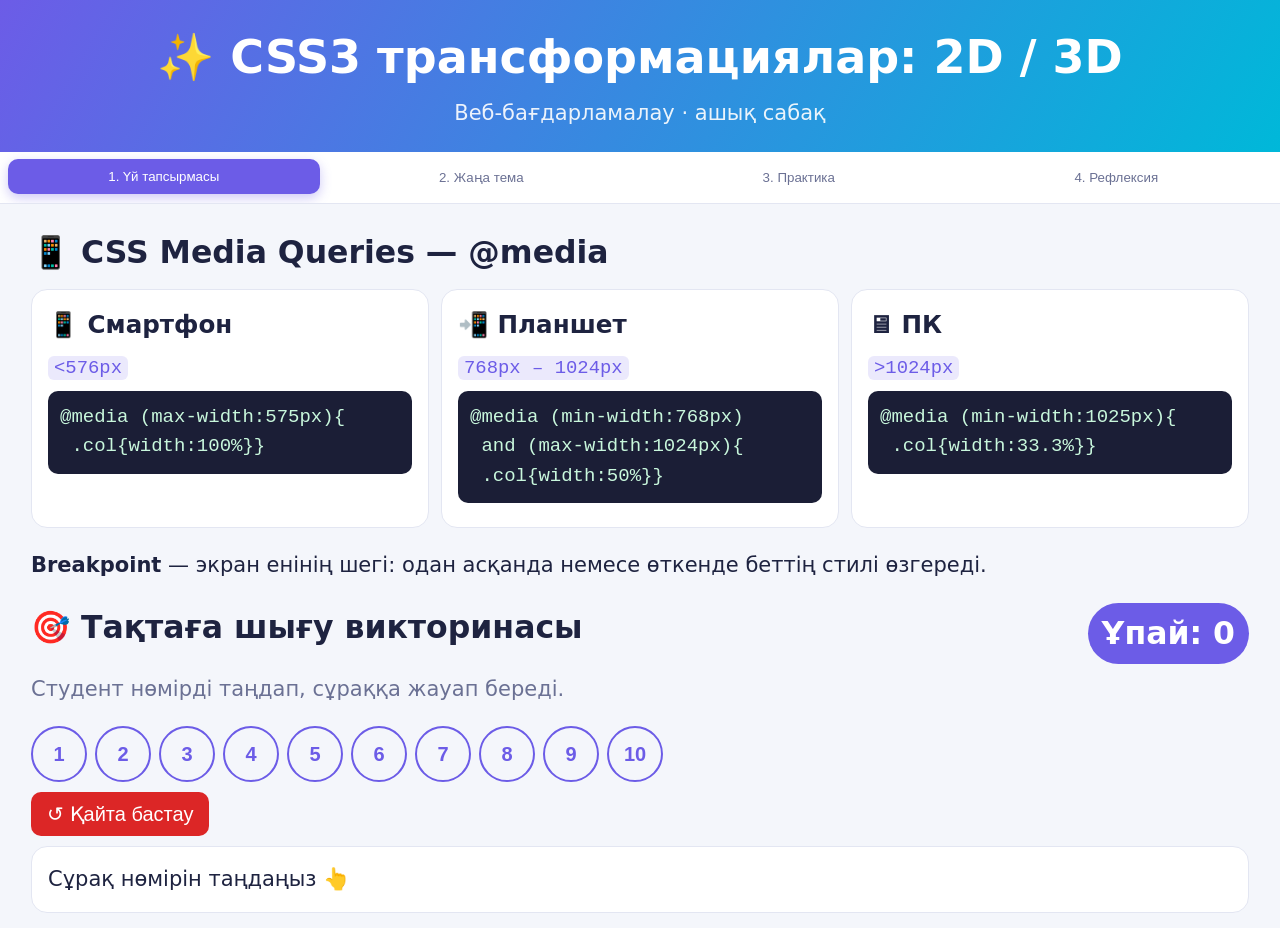
<file: index.html>
<!DOCTYPE html>
<html lang="kk"><head><meta charset="utf-8"><meta name="viewport" content="width=device-width, initial-scale=1, viewport-fit=cover"><title>CSS3 трансформациялар — оқытушы беті</title>
<link rel="stylesheet" href="style.css"></head><body>
<header><h1>✨ CSS3 трансформациялар: 2D / 3D</h1><p>Веб-бағдарламалау · ашық сабақ</p></header><nav id="nav"><button class="on" data-t="s1">1. Үй тапсырмасы</button><button data-t="s2">2. Жаңа тема</button><button data-t="s3">3. Практика</button><button data-t="s4">4. Рефлексия</button></nav><main><section id="s1" class="on"><h2>📱 CSS Media Queries — @media</h2>
<div class="grid">
<div class="c"><h3>📱 Смартфон</h3><code class="i">&lt;576px</code><pre>@media (max-width:575px){
 .col{width:100%}}</pre></div>
<div class="c"><h3>📲 Планшет</h3><code class="i">768px – 1024px</code><pre>@media (min-width:768px)
 and (max-width:1024px){
 .col{width:50%}}</pre></div>
<div class="c"><h3>🖥 ПК</h3><code class="i">&gt;1024px</code><pre>@media (min-width:1025px){
 .col{width:33.3%}}</pre></div></div>
<p><b>Breakpoint</b> — экран енінің шегі: одан асқанда немесе өткенде беттің стилі өзгереді.</p>
<h2>🎯 Тақтаға шығу викторинасы <span class="sc">Ұпай: <span id="pts">0</span></span></h2>
<p style="color:var(--mu)">Студент нөмірді таңдап, сұраққа жауап береді.</p>
<div class="qs" id="qs"></div><div class="c" id="qbox">Сұрақ нөмірін таңдаңыз 👆</div></section><section id="s2"><h2>🔄 Жаңа тема: CSS3 трансформациялар</h2>
<div class="qrblock"><div class="c qrb"><div id="qrm"></div><div><b>📲 Лекция PDF — QR сканерлеп, телефоннан оқыңыз</b><br><a id="lkm" target="_blank"></a><br><button class="btn" data-q="m" style="margin-top:8px">📺 QR бүкіл экранға</button> <a class="btn" href="lecture.pdf" target="_blank" style="text-decoration:none;display:inline-block;margin-top:8px">📄 Лекцияны ашу (PDF)</a></div></div></div>
<div class="c"><div id="sl"></div><div class="nv"><button class="btn" id="pv">◀ Алдыңғы</button><b id="cnt"></b><button class="btn" id="nx">Келесі ▶</button></div></div>
<h2>🧪 Интерактивті құмсалғыш</h2>
<div class="sand"><div class="c"><div class="stage"><div id="box">CSS</div></div></div>
<div class="c" id="ctl"></div></div>
<pre id="code"></pre><button class="btn" id="cp">📋 Кодты көшіру</button></section><section id="s3"><h2>💻 Практикалық тапсырма</h2><div class="c qrb"><div id="qrt"></div><div><b>Тапсырма таңдау және жіберу</b><br><a id="lkt" target="_blank"></a><br><button class="btn" data-q="t" style="margin-top:8px">📺 QR бүкіл экранға</button></div></div>
<p><a class="btn" href="tasks.html" target="_blank" style="text-decoration:none;display:inline-block">📝 Тапсырмалар бетін ашу →</a></p><h3>📥 Студент шешімдері (нақты уақытта)</h3><div class="c" style="overflow-x:auto"><table id="sol"></table></div></section><section id="s4"><h2>🌟 Рефлексия</h2><div class="c qrb"><div id="qrr"></div><div><b>Рефлексияны толтыру</b><br><a id="lkr" target="_blank"></a><br><button class="btn" data-q="r" style="margin-top:8px">📺 QR бүкіл экранға</button></div></div>
<p><a class="btn" href="reflect.html" target="_blank" style="text-decoration:none;display:inline-block">🌟 Рефлексия бетін ашу →</a></p><h2>📊 Нәтижелер <span class="sc" style="float:none">Қатысқандар: <span id="tot">0</span></span></h2><div class="grid"><div class="c"><h3>Түсіну деңгейі</h3><div class="bars" id="ch1"></div></div><div class="c"><h3>Қызықты функция</h3><div class="bars" id="ch2"></div></div></div></section></main>
<script src="core.js"></script><script src="slides.js"></script><script src="index.js"></script></body></html>
</file>
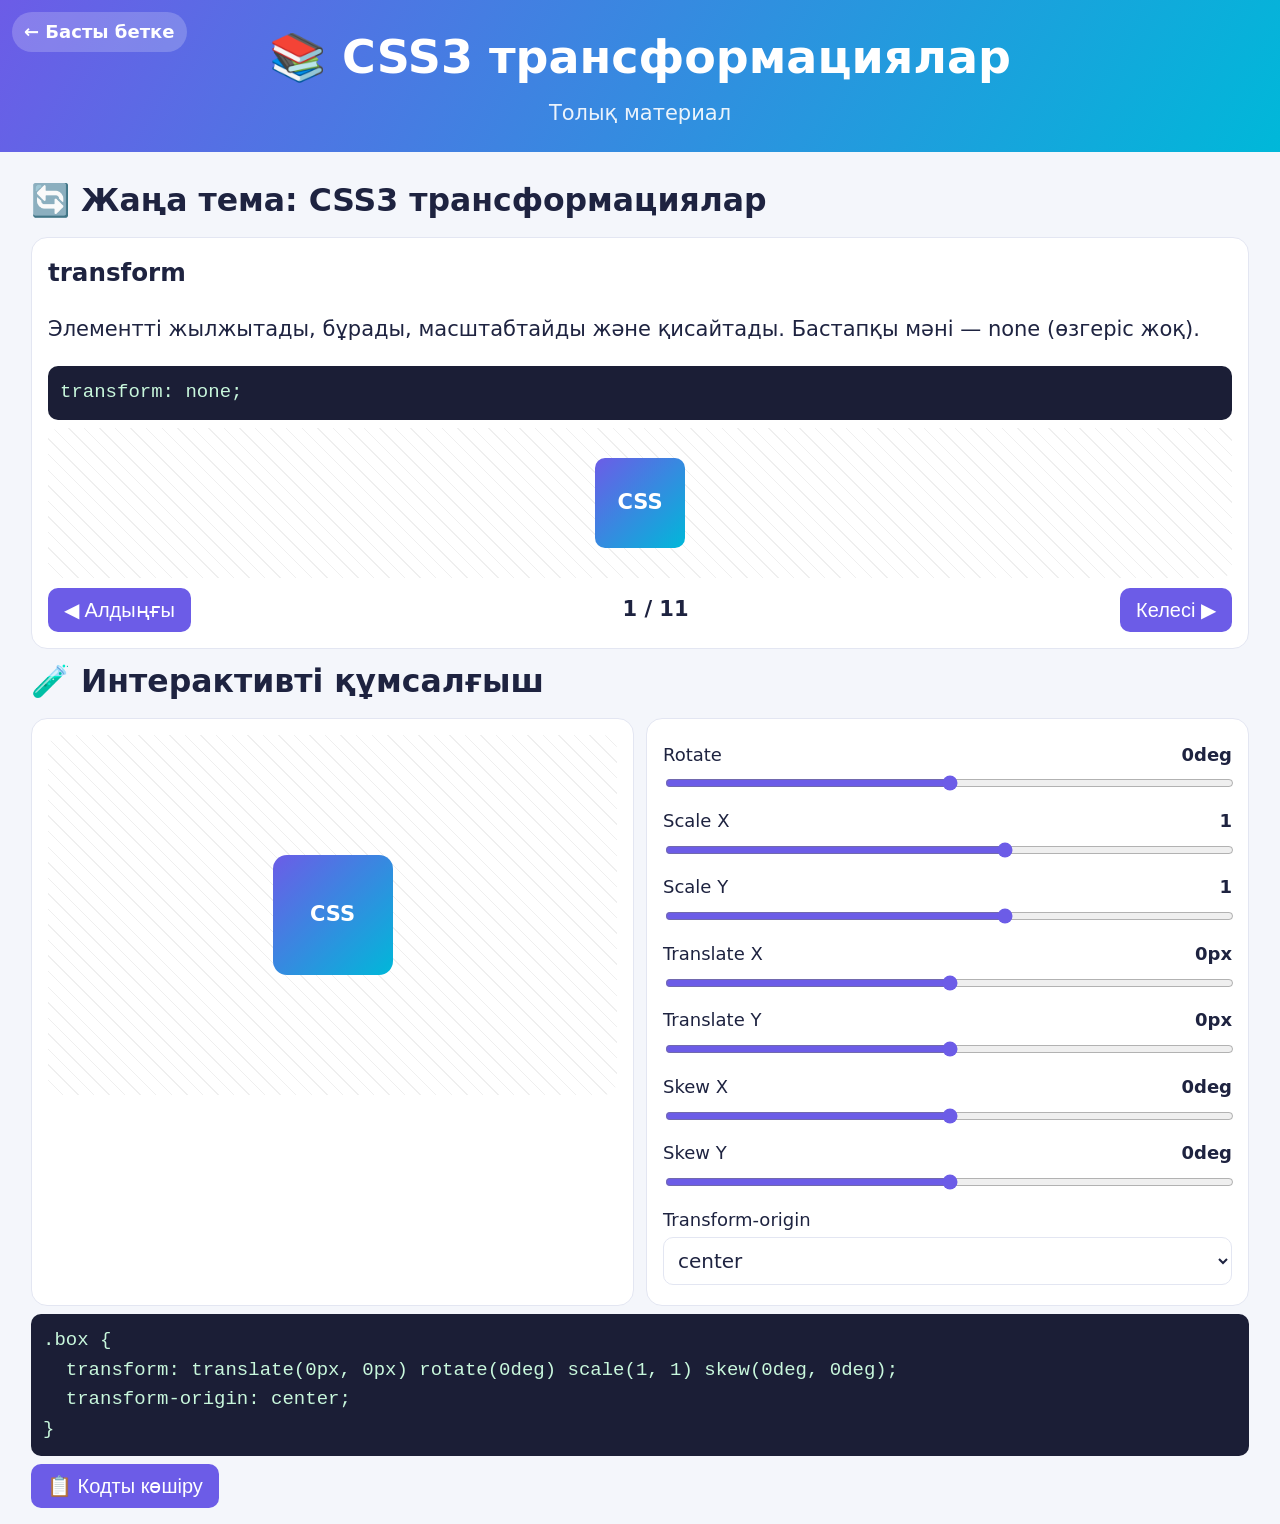
<file: learn.html>
<!DOCTYPE html>
<html lang="kk"><head><meta charset="utf-8"><meta name="viewport" content="width=device-width, initial-scale=1, viewport-fit=cover"><title>Сабақ материалы</title>
<link rel="stylesheet" href="style.css"></head><body>
<header><a class="back" href="index.html">← Басты бетке</a><h1>📚 CSS3 трансформациялар</h1><p>Толық материал</p></header><main><section id="s2" class="on"><h2>🔄 Жаңа тема: CSS3 трансформациялар</h2>
</div>
<div class="c"><div id="sl"></div><div class="nv"><button class="btn" id="pv">◀ Алдыңғы</button><b id="cnt"></b><button class="btn" id="nx">Келесі ▶</button></div></div>
<h2>🧪 Интерактивті құмсалғыш</h2>
<div class="sand"><div class="c"><div class="stage"><div id="box">CSS</div></div></div>
<div class="c" id="ctl"></div></div>
<pre id="code"></pre><button class="btn" id="cp">📋 Кодты көшіру</button></section></main>
<script src="core.js"></script><script src="slides.js"></script></body></html>
</file>
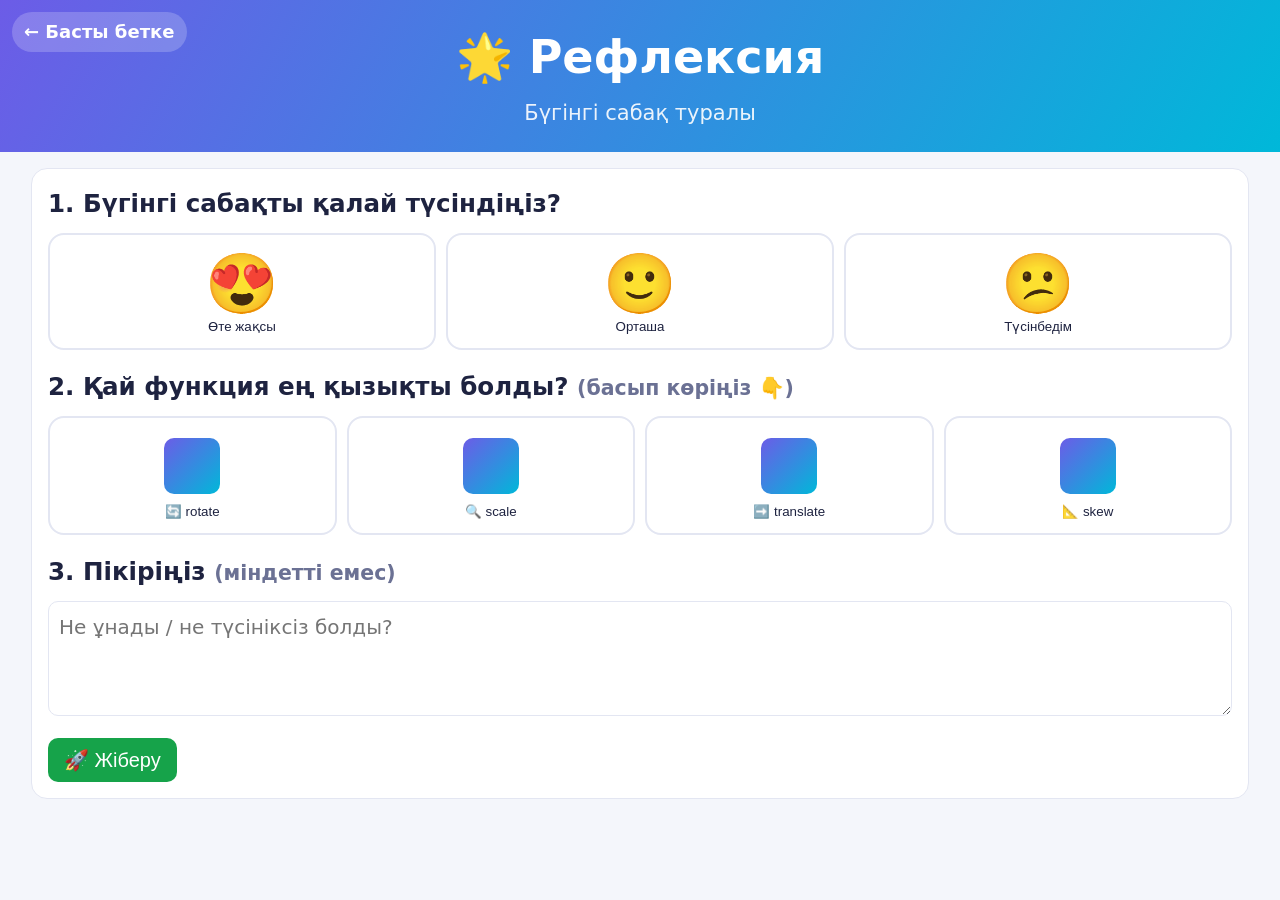
<file: reflect.html>
<!DOCTYPE html>
<html lang="kk"><head><meta charset="utf-8"><meta name="viewport" content="width=device-width, initial-scale=1, viewport-fit=cover"><title>Рефлексия</title>
<link rel="stylesheet" href="style.css"></head><body>
<header><a class="back" href="index.html">← Басты бетке</a><h1>🌟 Рефлексия</h1><p>Бүгінгі сабақ туралы</p></header><main><section id="s6" class="on"><div class="c"><h3>1. Бүгінгі сабақты қалай түсіндіңіз?</h3><div class="moods" id="r1"></div>
<h3>2. Қай функция ең қызықты болды? <small style="color:var(--mu)">(басып көріңіз 👇)</small></h3><div class="fns" id="r2"></div>
<h3>3. Пікіріңіз <small style="color:var(--mu)">(міндетті емес)</small></h3><textarea id="cm" rows="3" placeholder="Не ұнады / не түсініксіз болды?"></textarea>
<button class="btn g" id="sub" style="margin-top:8px">🚀 Жіберу</button> <b id="ok"></b></div></section></main>
<script src="core.js"></script><script src="reflect.js"></script></body></html>
</file>
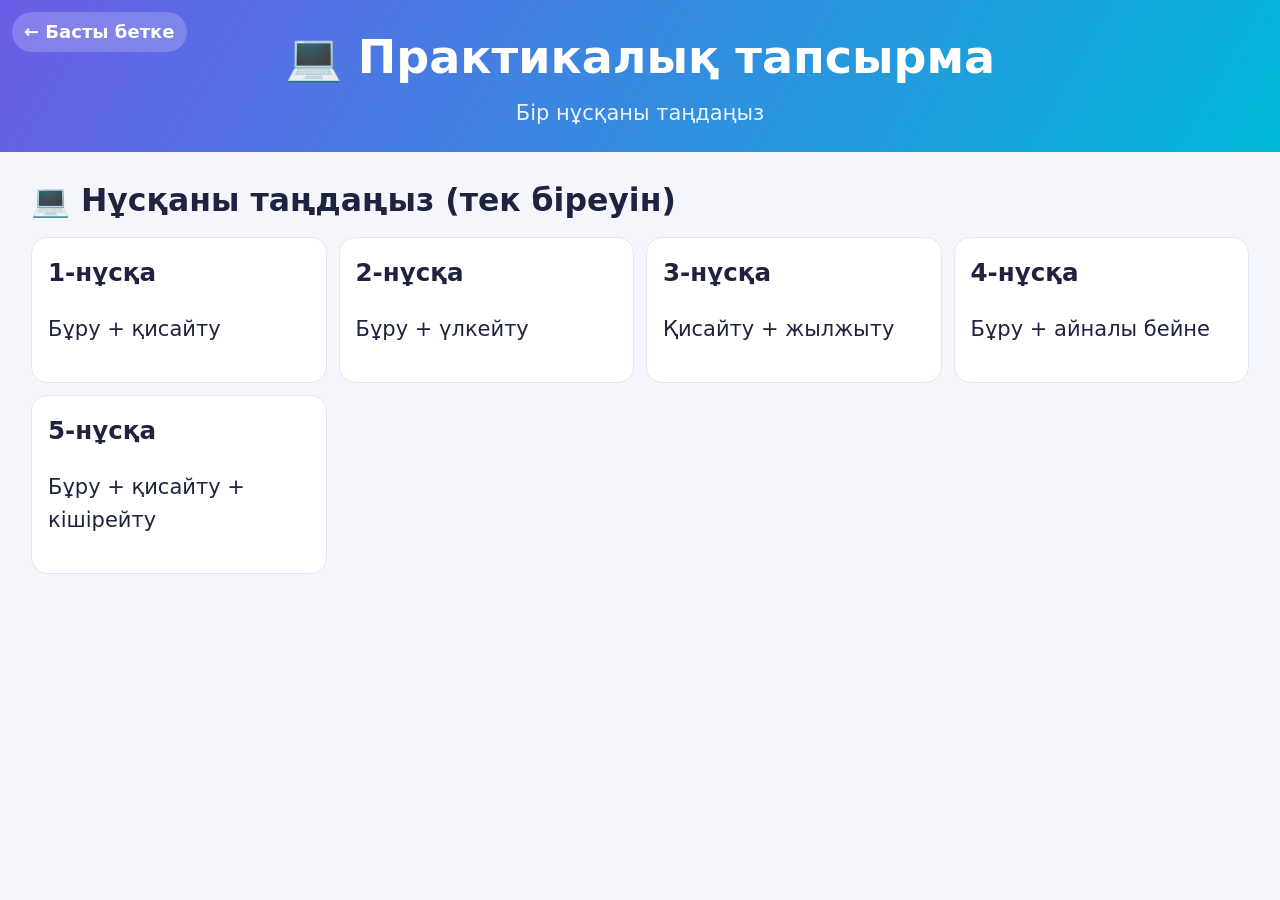
<file: tasks.html>
<!DOCTYPE html>
<html lang="kk"><head><meta charset="utf-8"><meta name="viewport" content="width=device-width, initial-scale=1, viewport-fit=cover"><title>Практикалық тапсырма</title>
<link rel="stylesheet" href="style.css"></head><body>
<header><a class="back" href="index.html">← Басты бетке</a><h1>💻 Практикалық тапсырма</h1><p>Бір нұсқаны таңдаңыз</p></header><main><section id="s5" class="on"><h2>💻 Нұсқаны таңдаңыз (тек біреуін)</h2><div class="grid" id="tc"></div>
<div class="c" id="tf" style="display:none;margin-top:12px"><div id="tt"></div><input type="text" id="fio" placeholder="Аты-жөні (ФИО)"><textarea id="sol_t" rows="7" placeholder="Шешіміңіздің коды"></textarea><button class="btn g" id="ss">Жіберу ✔</button> <span id="sm"></span></div></section></main>
<script src="core.js"></script><script src="tasks.js"></script></body></html>
</file>
<file: style.css>
:root{--bg:#f4f6fb;--card:#fff;--tx:#1e2340;--mu:#6b7194;--pr:#6c5ce7;--pr2:#00b8d9;--ok:#16a34a;--no:#dc2626;--bd:#e3e6f2;box-sizing:border-box;padding-top:env(safe-area-inset-top,0px);padding-bottom:env(safe-area-inset-bottom,0px)}
@media(prefers-color-scheme:dark){:root:not([data-theme=light]){--bg:#12142a;--card:#1c1f3c;--tx:#eceffd;--mu:#9aa0c7;--bd:#2c3058}}
:root[data-theme=dark]{--bg:#12142a;--card:#1c1f3c;--tx:#eceffd;--mu:#9aa0c7;--bd:#2c3058}
*{box-sizing:border-box}html{scroll-padding-top:env(safe-area-inset-top,0px)}
body{margin:0;background:var(--bg);color:var(--tx);font-family:Inter,system-ui,Segoe UI,Arial,sans-serif;line-height:1.55;font-size:21px}
header{background:linear-gradient(120deg,var(--pr),var(--pr2));color:#fff;padding:22px 16px;text-align:center}
header h1{margin:0;font-size:clamp(28px,4.5vw,46px)}header p{margin:4px 0 0;opacity:.9}
nav{position:sticky;top:env(safe-area-inset-top,0px);z-index:9;background:var(--card);display:flex;gap:6px;overflow-x:auto;padding:8px;border-bottom:1px solid var(--bd)}
nav button{flex:1;min-width:170px;border:0;background:none;color:var(--mu);padding:10px;border-radius:10px;font:600 20px inherit;cursor:pointer;transition:.25s}
nav button.on{background:var(--pr);color:#fff;transform:translateY(-1px);box-shadow:0 4px 12px #6c5ce755}
main{max-width:1250px;margin:auto;padding:16px}
section{display:none;animation:in .4s}section.on{display:block}
@keyframes in{from{opacity:0;transform:translateY(12px)}}
h2{margin:8px 0 12px}h3{margin:0 0 6px}
.grid{display:grid;grid-template-columns:repeat(auto-fit,minmax(240px,1fr));gap:12px}
.c{background:var(--card);border:1px solid var(--bd);border-radius:16px;padding:16px;transition:.25s}
.c:hover{transform:translateY(-3px);box-shadow:0 8px 24px #0002}
code,pre{font-family:ui-monospace,Consolas,monospace}
pre{background:#1b1e36;color:#c8f7dc;padding:12px;border-radius:10px;overflow-x:auto;margin:8px 0;font-size:18px;white-space:pre-wrap}
code.i{background:#6c5ce722;color:var(--pr);padding:1px 6px;border-radius:6px}
.btn{border:0;background:var(--pr);color:#fff;padding:10px 16px;border-radius:10px;font:600 20px inherit;cursor:pointer;transition:.2s}
.btn:hover{filter:brightness(1.1);transform:scale(1.03)}.btn.g{background:var(--ok)}.btn.t{background:#229ed9}
.sc{float:right;background:var(--pr);color:#fff;padding:6px 14px;border-radius:99px;font-weight:700}
.opt{display:block;width:100%;text-align:left;margin:6px 0;padding:10px;border:2px solid var(--bd);background:var(--card);color:var(--tx);border-radius:12px;cursor:pointer;font:inherit;transition:.2s}
.opt:hover{border-color:var(--pr)}.opt.ok{border-color:var(--ok);background:#16a34a22;animation:pop .4s}.opt.no{border-color:var(--no);background:#dc262622;animation:shake .4s}
@keyframes pop{50%{transform:scale(1.04)}}@keyframes shake{25%{transform:translateX(-8px)}75%{transform:translateX(8px)}}
.mini{display:flex;gap:3px;margin-top:6px}.mini i{flex:1;height:30px;background:var(--pr2);border-radius:4px}
.qs{display:flex;flex-wrap:wrap;gap:8px;margin:10px 0}.qs button{width:56px;height:56px;font-size:20px;border-radius:50%;border:2px solid var(--pr);background:none;color:var(--pr);font-weight:700;cursor:pointer}.qs button.d{background:var(--pr);color:#fff}
.sand{display:grid;grid-template-columns:1fr 1fr;gap:12px}@media(max-width:760px){.sand{grid-template-columns:1fr}}
.stage{height:300px;display:grid;place-items:center;background:repeating-linear-gradient(45deg,transparent 0 10px,#8882 10px 11px);border-radius:14px;perspective:600px;overflow:hidden}
#box{width:120px;height:120px;border-radius:14px;background:linear-gradient(135deg,var(--pr),var(--pr2));color:#fff;display:grid;place-items:center;font-weight:800;}
label{display:flex;justify-content:space-between;font-size:18px;margin-top:6px}input[type=range]{width:100%;accent-color:var(--pr)}
select,input[type=text],textarea{width:100%;padding:10px;border-radius:10px;border:1px solid var(--bd);background:var(--card);color:var(--tx);font:inherit;margin:4px 0}
.lv{border-left:5px solid var(--pr)}.demo{display:inline-block;padding:10px 18px;background:var(--pr);color:#fff;border-radius:10px;margin-top:6px;transition:.4s}
#dA:hover{transform:scale(1.2) rotate(8deg)}#dB{transition:.5s;background:var(--pr2)}#dB:hover{transform:perspective(400px) skew(-8deg,3deg) translate(8px,-6px)}
#dC{transform-origin:left top;transition:.6s}#dC:hover{transform:rotate(360deg) matrix(1,0,0,1,0,0)}
.bars{display:flex;align-items:flex-end;gap:14px;height:230px;margin-top:8px}.bar{flex:1;text-align:center;font-size:18px}.bar div{background:linear-gradient(var(--pr2),var(--pr));border-radius:8px 8px 0 0;transition:height .6s;min-height:2px}
.qrb{display:flex;gap:16px;align-items:center;flex-wrap:wrap;margin:10px 0}.qrb a{word-break:break-all;color:var(--pr);font-size:18px}#qrm,#qrt,#qrr{background:#fff;padding:8px;border-radius:10px;min-width:256px;min-height:256px;cursor:zoom-in}
.nv{display:flex;justify-content:space-between;align-items:center;margin-top:10px}.dmw{height:150px;display:grid;place-items:center;perspective:500px;background:repeating-linear-gradient(45deg,transparent 0 10px,#8882 10px 11px);border-radius:12px}
.dm{width:90px;height:90px;background:linear-gradient(135deg,var(--pr),var(--pr2));border-radius:10px;color:#fff;display:grid;place-items:center;font-weight:800}
table{width:100%;border-collapse:collapse;font-size:20px}td,th{border-bottom:1px solid var(--bd);padding:6px;text-align:left}
.cardc{cursor:pointer}.cardc.sel{border:2px solid var(--ok)}.cardc.lock{opacity:.4;pointer-events:none}


header{position:relative}.back{position:absolute;left:12px;top:12px;color:#fff;text-decoration:none;background:#ffffff33;padding:6px 12px;border-radius:99px;font-size:18px;font-weight:600}.back:hover{background:#ffffff55}

.moods,.fns{display:grid;grid-template-columns:repeat(auto-fit,minmax(110px,1fr));gap:10px;margin:10px 0 18px}
.mood,.fn{border:2px solid var(--bd);background:var(--card);color:var(--tx);border-radius:16px;padding:14px 8px;font:600 20px inherit;cursor:pointer}
.mood span{display:block;font-size:59px}.mood.sel,.fn.sel{border-color:var(--pr);background:#6c5ce722}
.fb{width:56px;height:56px;margin:6px auto 10px;border-radius:10px;background:linear-gradient(135deg,var(--pr),var(--pr2))}
.cf{position:fixed;top:-20px;width:10px;height:14px;z-index:99;pointer-events:none}

pre{font-size:19px}code.i{font-size:.9em}select,input[type=text],textarea{font-size:20px}.btn,.opt{font-size:20px}label{font-size:18px}.bar{font-size:18px}.stage{height:360px}

.qo{position:fixed;inset:0;background:#fff;color:#111;display:flex;flex-direction:column;align-items:center;justify-content:center;gap:14px;z-index:200;text-align:center;padding:16px}
.qo h1{margin:0;font-size:clamp(26px,4vw,48px)}.qo a{font-size:clamp(14px,2vw,24px);color:#444;word-break:break-all}.qq{padding:14px;background:#fff}.qo .btn{width:auto}
@media(max-width:600px){body{font-size:17px}header{padding:56px 12px 16px}header h1{font-size:26px}.back{top:10px;left:10px;font-size:15px}main{padding:10px}.grid{grid-template-columns:1fr}.moods{grid-template-columns:repeat(3,1fr)}.fns{grid-template-columns:repeat(2,1fr)}.mood span{font-size:40px}.btn{width:100%;padding:14px;font-size:18px}.sc{float:none;display:inline-block}select,input[type=text],textarea{font-size:17px}pre{font-size:15px}.c{padding:12px}.opt{font-size:17px}.dmw{height:170px}.cf{width:8px}}
</file>
